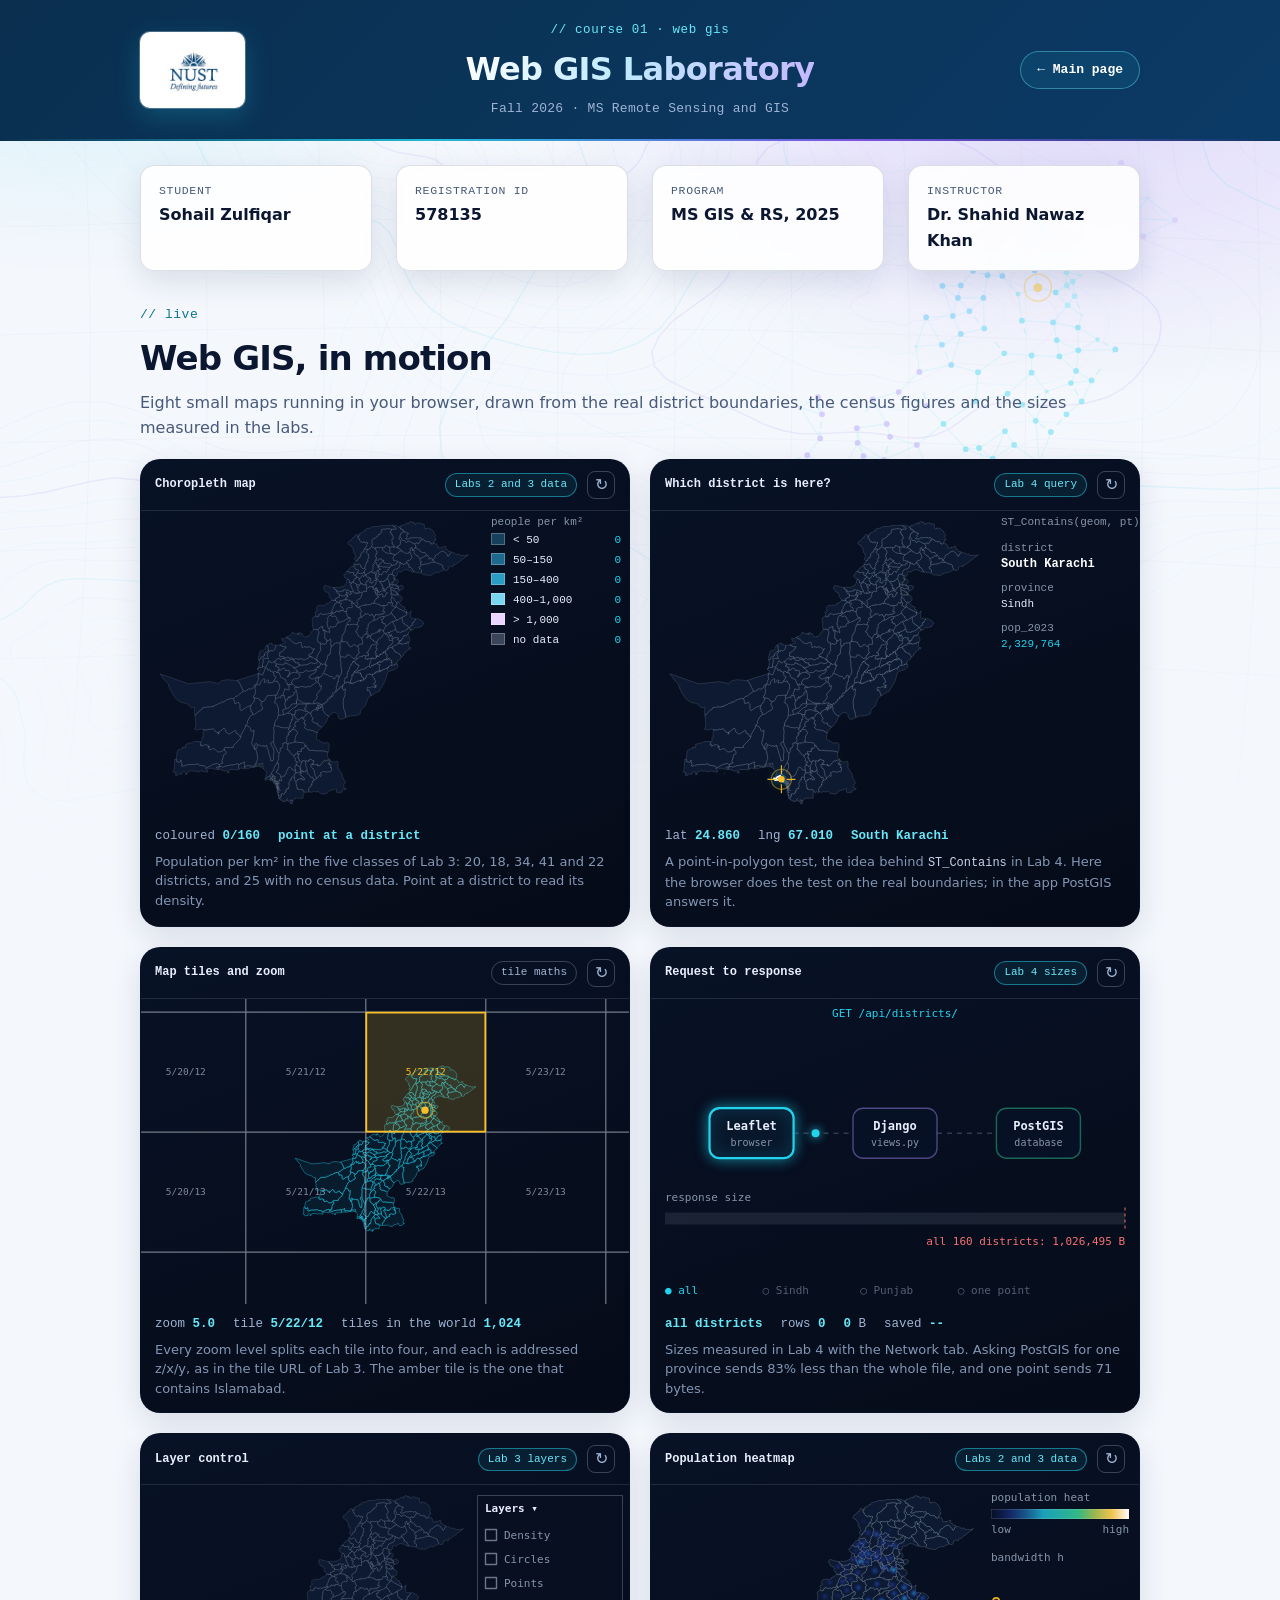
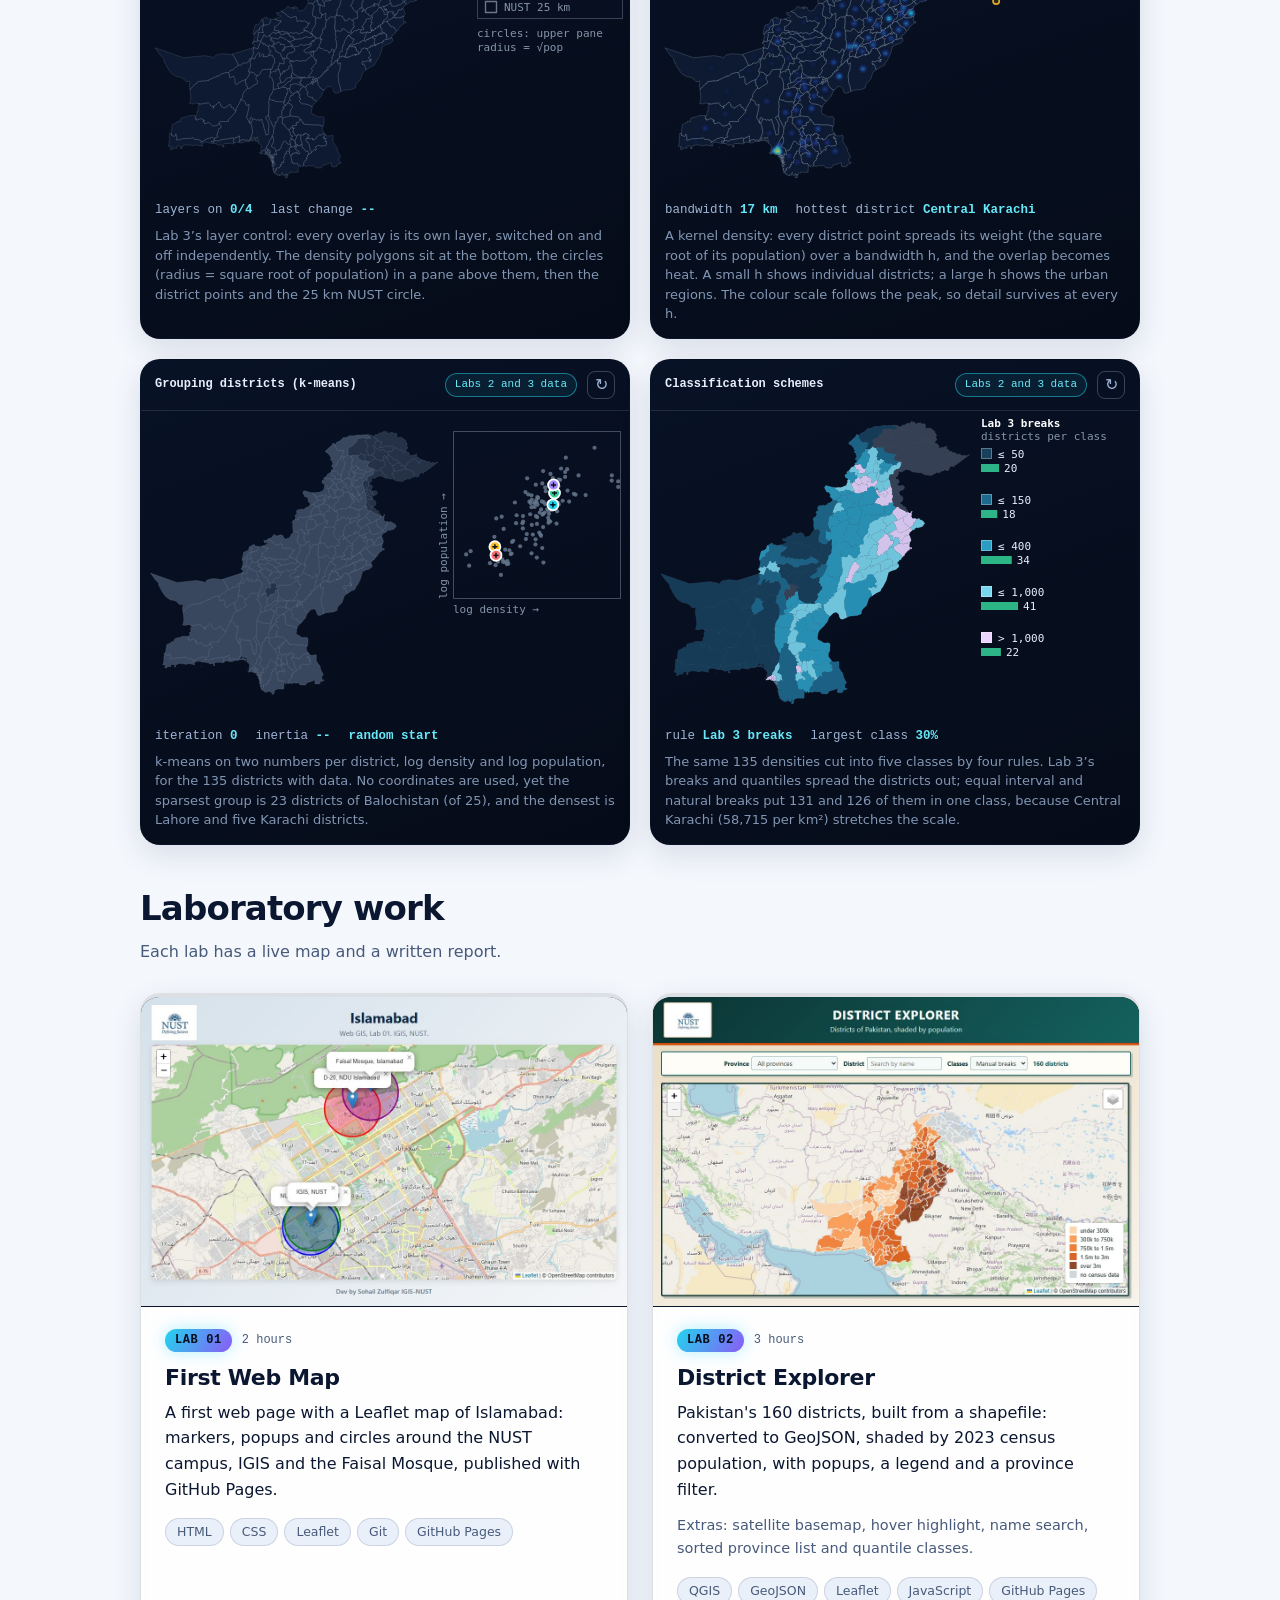
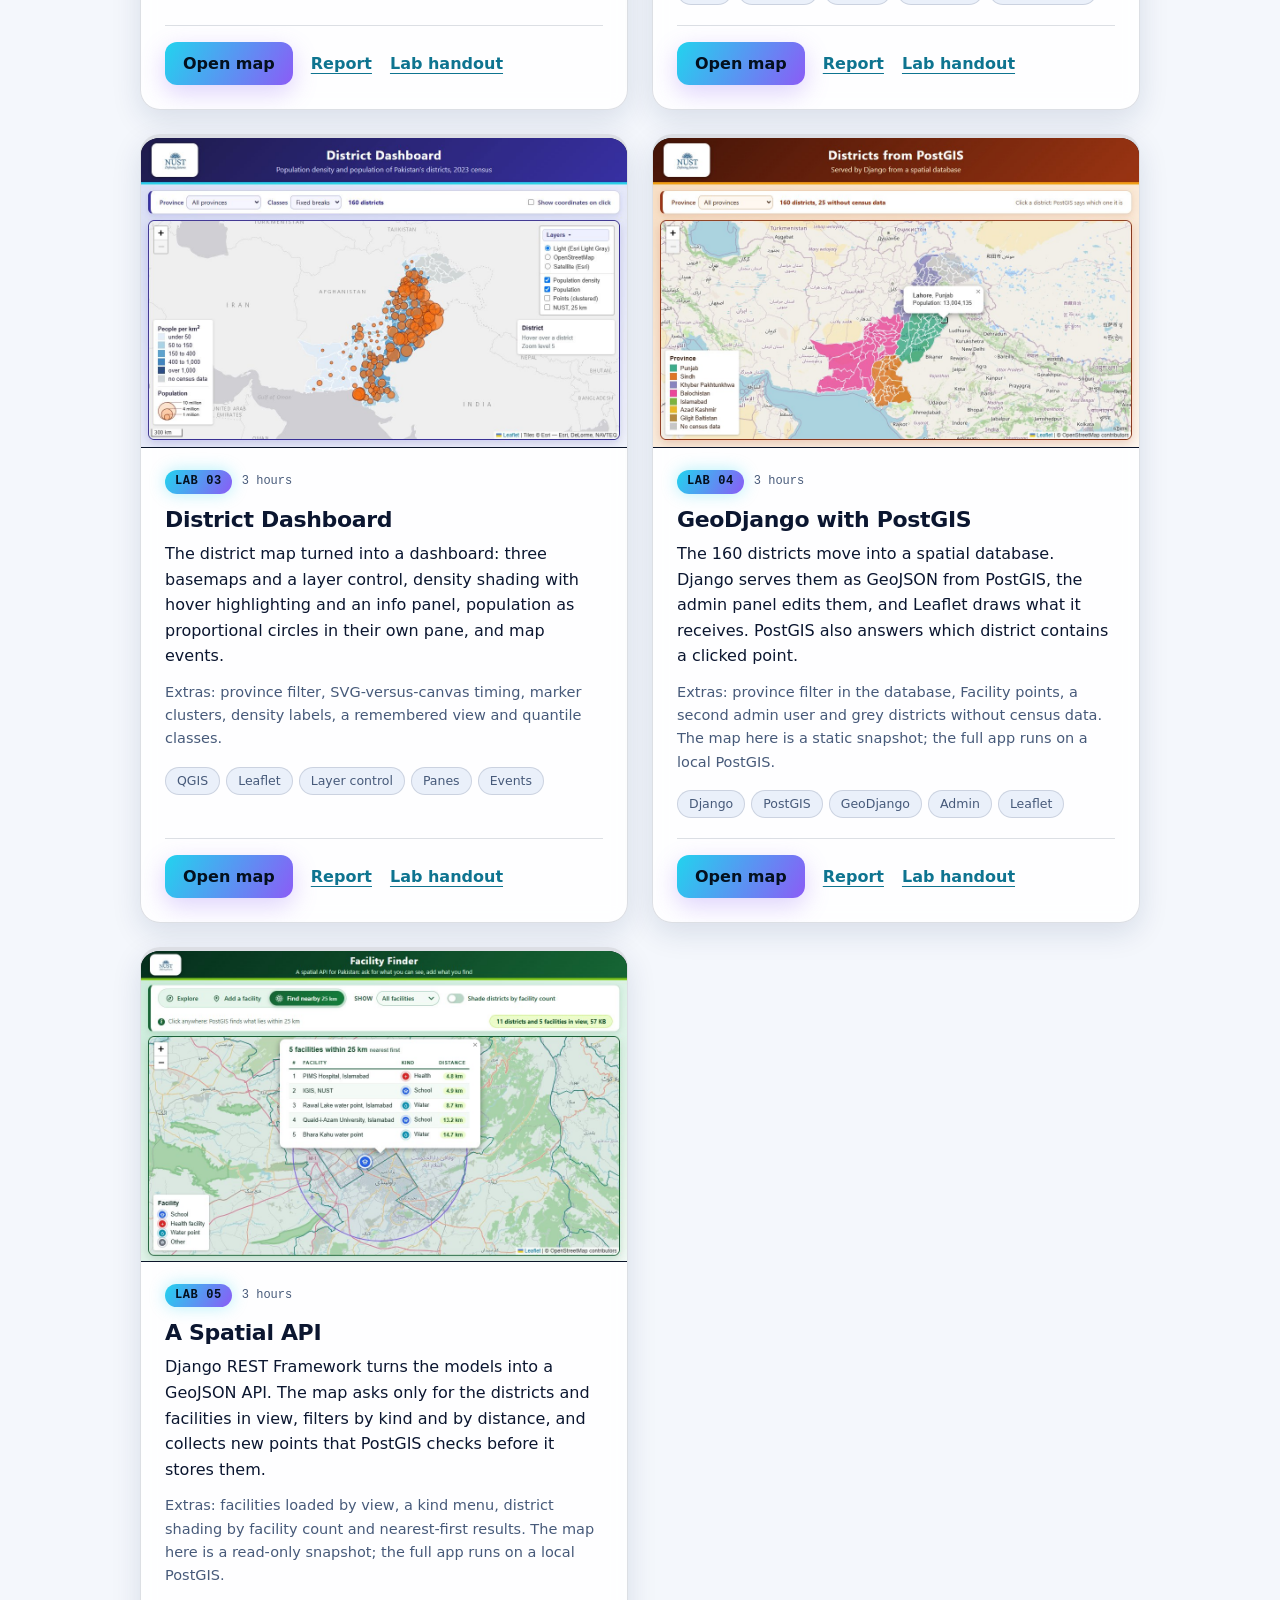
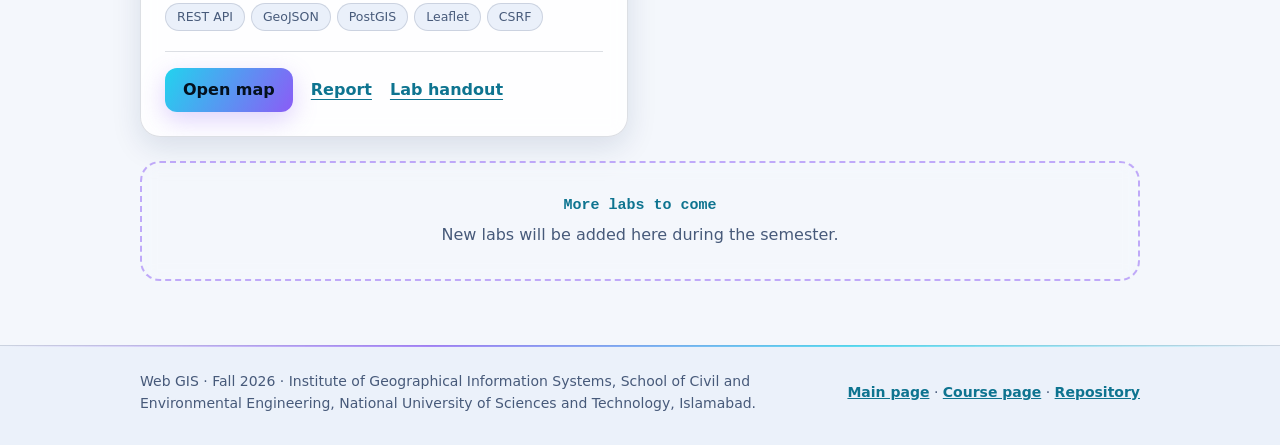
<file: index.html>
<!DOCTYPE html>
<html lang="en">
<head>
   <meta charset="utf-8">
   <meta name="viewport" content="width=device-width, initial-scale=1">
   <title>Sohail Zulfiqar | Web GIS Labs, Fall 2026</title>
   <meta name="description" content="Interactive web maps built for the Web GIS course, MS Remote Sensing and GIS, NUST IGIS: Leaflet, GeoJSON and GitHub Pages.">
   <meta property="og:title" content="Web GIS Labs, Fall 2026 | Sohail Zulfiqar">
   <meta property="og:description" content="Interactive web maps built from scratch: a first Leaflet map and a district map of Pakistan made from a shapefile.">
   <meta property="og:image" content="https://sohailzulfiqarrao.github.io/webgis-ms25igis-578135/assets/lab-2-map.jpg">
   <link rel="stylesheet" href="assets/site.css">
   <link rel="stylesheet" href="assets/neural.css?v=20261030">
   <link rel="icon" type="image/svg+xml" href="assets/favicon.svg">
</head>
<body class="neural">

<header class="masthead">
   <div class="wrap">
      <img class="logo" src="assets/nust-logo.jpg" alt="NUST logo: Defining futures">
      <div class="titles">
         <h1>Web GIS Laboratory</h1>
         <p class="sub">Fall 2026 &middot; MS Remote Sensing and GIS</p>
      </div>
      <a class="home-link" href="https://sohailzulfiqarrao.github.io/">&larr; Main page</a>
   </div>
</header>

<main>
   <section class="wrap profile" aria-label="Student">
      <dl>
         <div class="item"><dt>Student</dt><dd>Sohail Zulfiqar</dd></div>
         <div class="item"><dt>Registration ID</dt><dd>578135</dd></div>
         <div class="item"><dt>Program</dt><dd>MS GIS &amp; RS, 2025</dd></div>
         <div class="item"><dt>Instructor</dt><dd>Dr. Shahid Nawaz Khan</dd></div>
      </dl>
   </section>

   <section class="wrap viz-lab" aria-labelledby="viz-title">
      <div class="viz-head">
         <p class="viz-kicker">// live</p>
         <h2 id="viz-title">Web GIS, in motion</h2>
         <p class="section-note">Eight small maps running in your browser, drawn from the real district boundaries, the census figures and the sizes measured in the labs.</p>
      </div>
      <div class="viz-grid">

         <figure class="viz-card" data-viz="choropleth">
            <figcaption class="viz-top">
               <span class="viz-name">Choropleth map</span>
               <span class="viz-tag viz-real">Labs 2 and 3 data</span>
               <button class="viz-replay" type="button" aria-label="Replay the choropleth animation">&#8635;</button>
            </figcaption>
            <canvas role="img" aria-label="Animation: the 160 districts of Pakistan fill with colour from west to east according to their population density, in five classes"></canvas>
            <p class="viz-stats">
               <span>coloured <b data-s="shown">0/160</b></span>
               <span><b data-s="hover">point at a district</b></span>
            </p>
            <p class="viz-note">Population per km&sup2; in the five classes of Lab 3: 20, 18, 34, 41 and 22 districts, and 25 with no census data. Point at a district to read its density.</p>
         </figure>

         <figure class="viz-card" data-viz="probe">
            <figcaption class="viz-top">
               <span class="viz-name">Which district is here?</span>
               <span class="viz-tag viz-real">Lab 4 query</span>
               <button class="viz-replay" type="button" aria-label="Replay the point query animation">&#8635;</button>
            </figcaption>
            <canvas role="img" aria-label="Animation: a point travels across Pakistan and the district that contains it is highlighted, with its name, province and population"></canvas>
            <p class="viz-stats">
               <span>lat <b data-s="lat">--</b></span>
               <span>lng <b data-s="lng">--</b></span>
               <span><b data-s="district">--</b></span>
            </p>
            <p class="viz-note">A point-in-polygon test, the idea behind <code>ST_Contains</code> in Lab 4. Here the browser does the test on the real boundaries; in the app PostGIS answers it.</p>
         </figure>

         <figure class="viz-card" data-viz="tiles">
            <figcaption class="viz-top">
               <span class="viz-name">Map tiles and zoom</span>
               <span class="viz-tag">tile maths</span>
               <button class="viz-replay" type="button" aria-label="Replay the zoom animation">&#8635;</button>
            </figcaption>
            <canvas role="img" aria-label="Animation: the map zooms in on Islamabad while the tile grid splits each tile in four at every zoom level and the tile containing Islamabad is labelled z/x/y"></canvas>
            <p class="viz-stats">
               <span>zoom <b data-s="zoom">5.0</b></span>
               <span>tile <b data-s="tile">--</b></span>
               <span>tiles in the world <b data-s="world">--</b></span>
            </p>
            <p class="viz-note">Every zoom level splits each tile into four, and each is addressed z/x/y, as in the tile URL of Lab 3. The amber tile is the one that contains Islamabad.</p>
         </figure>

         <figure class="viz-card" data-viz="requests">
            <figcaption class="viz-top">
               <span class="viz-name">Request to response</span>
               <span class="viz-tag viz-real">Lab 4 sizes</span>
               <button class="viz-replay" type="button" aria-label="Replay the request animation">&#8635;</button>
            </figcaption>
            <canvas role="img" aria-label="Animation: a request travels from the browser to Django to PostGIS and the response comes back, with a size bar that is far smaller when the database filters first"></canvas>
            <p class="viz-stats">
               <span><b data-s="path">--</b></span>
               <span>rows <b data-s="rows">0</b></span>
               <span><b data-s="bytes">0</b> B</span>
               <span>saved <b data-s="saved">--</b></span>
            </p>
            <p class="viz-note">Sizes measured in Lab 4 with the Network tab. Asking PostGIS for one province sends 83% less than the whole file, and one point sends 71 bytes.</p>
         </figure>

         <figure class="viz-card" data-viz="layers">
            <figcaption class="viz-top">
               <span class="viz-name">Layer control</span>
               <span class="viz-tag viz-real">Lab 3 layers</span>
               <button class="viz-replay" type="button" aria-label="Replay the layer control animation">&#8635;</button>
            </figcaption>
            <canvas role="img" aria-label="Animation: the density map, the proportional circles, the district points and a 25 kilometre circle around NUST are switched on one at a time in a layer control, then off again one at a time"></canvas>
            <p class="viz-stats">
               <span>layers on <b data-s="on">0/4</b></span>
               <span>last change <b data-s="last">--</b></span>
            </p>
            <p class="viz-note">Lab 3&rsquo;s layer control: every overlay is its own layer, switched on and off independently. The density polygons sit at the bottom, the circles (radius = square root of population) in a pane above them, then the district points and the 25 km NUST circle.</p>
         </figure>

         <figure class="viz-card" data-viz="heat">
            <figcaption class="viz-top">
               <span class="viz-name">Population heatmap</span>
               <span class="viz-tag viz-real">Labs 2 and 3 data</span>
               <button class="viz-replay" type="button" aria-label="Replay the population heatmap animation">&#8635;</button>
            </figcaption>
            <canvas role="img" aria-label="Animation: the population of the 135 districts with census data is smoothed into a heat surface whose bandwidth grows from a few kilometres to over a hundred and then shrinks again"></canvas>
            <p class="viz-stats">
               <span>bandwidth <b data-s="h">--</b></span>
               <span>hottest district <b data-s="hot">--</b></span>
            </p>
            <p class="viz-note">A kernel density: every district point spreads its weight (the square root of its population) over a bandwidth h, and the overlap becomes heat. A small h shows individual districts; a large h shows the urban regions. The colour scale follows the peak, so detail survives at every h.</p>
         </figure>

         <figure class="viz-card" data-viz="groups">
            <figcaption class="viz-top">
               <span class="viz-name">Grouping districts (k-means)</span>
               <span class="viz-tag viz-real">Labs 2 and 3 data</span>
               <button class="viz-replay" type="button" aria-label="Replay the grouping districts (k-means) animation">&#8635;</button>
            </figcaption>
            <canvas role="img" aria-label="Animation: the districts are grouped into five clusters by their density and population, the colours settling on the map while the cluster centres move in a scatter plot"></canvas>
            <p class="viz-stats">
               <span>iteration <b data-s="iter">0</b></span>
               <span>inertia <b data-s="inertia">--</b></span>
               <span><b data-s="state">random start</b></span>
            </p>
            <p class="viz-note">k-means on two numbers per district, log density and log population, for the 135 districts with data. No coordinates are used, yet the sparsest group is 23 districts of Balochistan (of 25), and the densest is Lahore and five Karachi districts.</p>
         </figure>

         <figure class="viz-card" data-viz="schemes">
            <figcaption class="viz-top">
               <span class="viz-name">Classification schemes</span>
               <span class="viz-tag viz-real">Labs 2 and 3 data</span>
               <button class="viz-replay" type="button" aria-label="Replay the classification schemes animation">&#8635;</button>
            </figcaption>
            <canvas role="img" aria-label="Animation: the same population densities are cut into five classes by four different rules, and the map colours and the bars of districts per class change with each rule"></canvas>
            <p class="viz-stats">
               <span>rule <b data-s="scheme">--</b></span>
               <span>largest class <b data-s="big">--</b></span>
            </p>
            <p class="viz-note">The same 135 densities cut into five classes by four rules. Lab 3&rsquo;s breaks and quantiles spread the districts out; equal interval and natural breaks put 131 and 126 of them in one class, because Central Karachi (58,715 per km&sup2;) stretches the scale.</p>
         </figure>

      </div>
   </section>

   <div class="wrap section-head">
      <h2 id="labs-title">Laboratory work</h2>
      <p class="section-note">Each lab has a live map and a written report.</p>
   </div>

   <section class="wrap cards" aria-labelledby="labs-title">

      <article class="card lab1">
         <a class="thumb" target="_blank" rel="noopener" href="lab-1-First-Web-Map/" tabindex="-1" aria-hidden="true">
            <img src="assets/lab-1-map.jpg" width="1100" height="700" loading="lazy" alt="">
         </a>
         <div class="body">
            <p class="meta"><span class="badge">Lab 01</span> 2 hours</p>
            <h3>First Web Map</h3>
            <p>
               A first web page with a Leaflet map of Islamabad: markers, popups and circles around the NUST
               campus, IGIS and the Faisal Mosque, published with GitHub Pages.
            </p>
            <ul class="tags" aria-label="Topics">
               <li>HTML</li><li>CSS</li><li>Leaflet</li><li>Git</li><li>GitHub Pages</li>
            </ul>
            <div class="actions">
               <a target="_blank" rel="noopener" class="button" href="lab-1-First-Web-Map/">Open map</a>
               <a target="_blank" rel="noopener" href="https://github.com/sohailzulfiqarrao/webgis-ms25igis-578135/blob/main/lab-1-First-Web-Map/reports/lab01-report.md">Report</a>
               <a target="_blank" rel="noopener" href="https://shahidnawazkhan.github.io/Fall2026WebGIS/Lab1/">Lab handout</a>
            </div>
         </div>
      </article>

      <article class="card lab2">
         <a class="thumb" target="_blank" rel="noopener" href="lab-2-district-explorer/" tabindex="-1" aria-hidden="true">
            <img src="assets/lab-2-map.jpg" width="1100" height="700" loading="lazy" alt="">
         </a>
         <div class="body">
            <p class="meta"><span class="badge">Lab 02</span> 3 hours</p>
            <h3>District Explorer</h3>
            <p>
               Pakistan's 160 districts, built from a shapefile: converted to GeoJSON, shaded by 2023 census
               population, with popups, a legend and a province filter.
            </p>
            <p class="extras">
               Extras: satellite basemap, hover highlight, name search, sorted province list and quantile classes.
            </p>
            <ul class="tags" aria-label="Topics">
               <li>QGIS</li><li>GeoJSON</li><li>Leaflet</li><li>JavaScript</li><li>GitHub Pages</li>
            </ul>
            <div class="actions">
               <a target="_blank" rel="noopener" class="button" href="lab-2-district-explorer/">Open map</a>
               <a target="_blank" rel="noopener" href="https://github.com/sohailzulfiqarrao/webgis-ms25igis-578135/blob/main/lab-2-district-explorer/report.md">Report</a>
               <a target="_blank" rel="noopener" href="https://shahidnawazkhan.github.io/Fall2026WebGIS/Lab2/">Lab handout</a>
            </div>
         </div>
      </article>

      <article class="card lab3">
         <a class="thumb" target="_blank" rel="noopener" href="lab-3-district-dashboard/" tabindex="-1" aria-hidden="true">
            <img src="assets/lab-3-map.jpg" width="1100" height="700" loading="lazy" alt="">
         </a>
         <div class="body">
            <p class="meta"><span class="badge">Lab 03</span> 3 hours</p>
            <h3>District Dashboard</h3>
            <p>
               The district map turned into a dashboard: three basemaps and a layer control, density shading with
               hover highlighting and an info panel, population as proportional circles in their own pane, and
               map events.
            </p>
            <p class="extras">
               Extras: province filter, SVG-versus-canvas timing, marker clusters, density labels, a remembered
               view and quantile classes.
            </p>
            <ul class="tags" aria-label="Topics">
               <li>QGIS</li><li>Leaflet</li><li>Layer control</li><li>Panes</li><li>Events</li>
            </ul>
            <div class="actions">
               <a target="_blank" rel="noopener" class="button" href="lab-3-district-dashboard/">Open map</a>
               <a target="_blank" rel="noopener" href="https://github.com/sohailzulfiqarrao/webgis-ms25igis-578135/blob/main/lab-3-district-dashboard/report.md">Report</a>
               <a target="_blank" rel="noopener" href="https://shahidnawazkhan.github.io/Fall2026WebGIS/Lab3/">Lab handout</a>
            </div>
         </div>
      </article>

      <article class="card lab4">
         <a class="thumb" target="_blank" rel="noopener" href="lab-4-GeoDjango_Getting_Started/web/" tabindex="-1" aria-hidden="true">
            <img src="assets/lab-4-map.jpg" width="1100" height="700" loading="lazy" alt="">
         </a>
         <div class="body">
            <p class="meta"><span class="badge">Lab 04</span> 3 hours</p>
            <h3>GeoDjango with PostGIS</h3>
            <p>
               The 160 districts move into a spatial database. Django serves them as GeoJSON from PostGIS, the
               admin panel edits them, and Leaflet draws what it receives. PostGIS also answers which district
               contains a clicked point.
            </p>
            <p class="extras">
               Extras: province filter in the database, Facility points, a second admin user and grey districts
               without census data. The map here is a static snapshot; the full app runs on a local PostGIS.
            </p>
            <ul class="tags" aria-label="Topics">
               <li>Django</li><li>PostGIS</li><li>GeoDjango</li><li>Admin</li><li>Leaflet</li>
            </ul>
            <div class="actions">
               <a target="_blank" rel="noopener" class="button" href="lab-4-GeoDjango_Getting_Started/web/">Open map</a>
               <a target="_blank" rel="noopener" href="https://github.com/sohailzulfiqarrao/webgis-ms25igis-578135/blob/main/lab-4-GeoDjango_Getting_Started/report.md">Report</a>
               <a target="_blank" rel="noopener" href="https://shahidnawazkhan.github.io/Fall2026WebGIS/Lab4/">Lab handout</a>
            </div>
         </div>
      </article>

      <article class="card lab5">
         <a class="thumb" target="_blank" rel="noopener" href="lab-5-Spatial_API/web/" tabindex="-1" aria-hidden="true">
            <img src="assets/lab-5-map.jpg" width="1100" height="700" loading="lazy" alt="">
         </a>
         <div class="body">
            <p class="meta"><span class="badge">Lab 05</span> 3 hours</p>
            <h3>A Spatial API</h3>
            <p>
               Django REST Framework turns the models into a GeoJSON API. The map asks only for the districts and
               facilities in view, filters by kind and by distance, and collects new points that PostGIS checks
               before it stores them.
            </p>
            <p class="extras">
               Extras: facilities loaded by view, a kind menu, district shading by facility count and nearest-first
               results. The map here is a read-only snapshot; the full app runs on a local PostGIS.
            </p>
            <ul class="tags" aria-label="Topics">
               <li>REST API</li><li>GeoJSON</li><li>PostGIS</li><li>Leaflet</li><li>CSRF</li>
            </ul>
            <div class="actions">
               <a target="_blank" rel="noopener" class="button" href="lab-5-Spatial_API/web/">Open map</a>
               <a target="_blank" rel="noopener" href="https://github.com/sohailzulfiqarrao/webgis-ms25igis-578135/blob/main/lab-5-Spatial_API/report.md">Report</a>
               <a target="_blank" rel="noopener" href="https://shahidnawazkhan.github.io/Fall2026WebGIS/Lab5/">Lab handout</a>
            </div>
         </div>
      </article>

      <article class="card upcoming" aria-label="Upcoming lab">
         <div>
            <strong>More labs to come</strong>
            New labs will be added here during the semester.
         </div>
      </article>

   </section>
</main>

<footer>
   <div class="wrap">
      <p>Web GIS &middot; Fall 2026 &middot; Institute of Geographical Information Systems, School of Civil and
         Environmental Engineering, National University of Sciences and Technology, Islamabad.</p>
      <p style="flex: 0 1 auto"><a href="https://sohailzulfiqarrao.github.io/">Main page</a> &middot;
         <a href="https://shahidnawazkhan.github.io/Fall2026WebGIS/">Course page</a> &middot;
         <a href="https://github.com/sohailzulfiqarrao/webgis-ms25igis-578135">Repository</a></p>
   </div>
</footer>

<script src="assets/geo-viz2.js?v=20261030" defer></script>
<script src="assets/geo-viz.js?v=20261030" defer></script>

</body>
</html>
</file>
<file: assets/site.css>
:root {
   --bg: #eef2f6;
   --surface: #ffffff;
   --ink: #14283c;
   --muted: #5b6b7b;
   --line: #d9e1e8;
   --navy: #0a2f4f;
   --blue: #00497a;
   --gold: #e3a72f;
   --link: #00497a;
   --chip: #e8eff5;
   --btn-bg: #0a2f4f;
   --btn-ink: #ffffff;
   --shadow: 0 1px 2px rgba(10, 47, 79, .06), 0 8px 24px rgba(10, 47, 79, .08);
   --shadow-hover: 0 2px 4px rgba(10, 47, 79, .08), 0 14px 32px rgba(10, 47, 79, .16);
}

@media (prefers-color-scheme: dark) {
   :root {
      --bg: #0b1620;
      --surface: #12242f;
      --ink: #e8eef3;
      --muted: #9fb1c0;
      --line: #22394a;
      --link: #86c5ef;
      --chip: #1b3243;
      --btn-bg: #e3a72f;
      --btn-ink: #0a2f4f;
      --shadow: 0 1px 2px rgba(0, 0, 0, .3), 0 8px 24px rgba(0, 0, 0, .3);
      --shadow-hover: 0 2px 4px rgba(0, 0, 0, .4), 0 14px 32px rgba(0, 0, 0, .5);
   }
}

* { box-sizing: border-box; }

body {
   margin: 0;
   font-family: system-ui, -apple-system, "Segoe UI", Roboto, sans-serif;
   line-height: 1.6;
   color: var(--ink);
   background: var(--bg);
}

a { color: var(--link); }
a:focus-visible, .button:focus-visible {
   outline: 3px solid var(--gold);
   outline-offset: 3px;
   border-radius: 4px;
}

.wrap { max-width: 1040px; margin: 0 auto; padding: 0 20px; }

/* ------------------------------------------------------------ masthead */
.masthead {
   color: #fff;
   background: linear-gradient(135deg, #0a2f4f 0%, #00497a 100%);
   border-bottom: 4px solid var(--gold);
}
.masthead .wrap {
   display: grid;
   grid-template-columns: 1fr auto 1fr;
   align-items: center;
   gap: 12px;
   padding-top: 20px;
   padding-bottom: 20px;
}
.logo {
   height: 64px;
   padding: 6px 12px;
   box-sizing: content-box;
   border-radius: 10px;
   background: #fff;
   box-shadow: 0 2px 8px rgba(0, 0, 0, .3);
}
.home-link {
   justify-self: end;
   padding: 8px 16px;
   border: 1px solid rgba(255, 255, 255, .35);
   border-radius: 999px;
   color: #fff;
   text-decoration: none;
   font-size: 14px;
   font-weight: 600;
   background: rgba(255, 255, 255, .08);
   transition: background .2s, border-color .2s;
}
.home-link:hover { background: rgba(255, 255, 255, .18); border-color: rgba(255, 255, 255, .7); }
.home-link:focus-visible { outline: 2px solid var(--gold); outline-offset: 2px; }
.titles { text-align: center; }
h1 { margin: 0; font-size: clamp(24px, 4vw, 32px); font-weight: 700; letter-spacing: .01em; }
.sub { margin: 4px 0 0; color: #cfe1ef; }

/* ------------------------------------------------------------ profile */
.profile {
   display: grid;
   grid-template-columns: repeat(4, 1fr);
   gap: 16px 24px;
   margin: 24px auto 0;
}
.profile dl {
   display: contents;
}
.profile .item {
   padding: 16px 18px;
   background: var(--surface);
   border: 1px solid var(--line);
   border-radius: 10px;
   box-shadow: var(--shadow);
}
.profile dt {
   margin: 0 0 2px;
   font-size: 12px;
   letter-spacing: .08em;
   text-transform: uppercase;
   color: var(--muted);
}
.profile dd { margin: 0; font-weight: 600; }

/* ------------------------------------------------------------ cards */
.section-head { padding-top: 36px; padding-bottom: 4px; }
h2 { margin: 0 0 4px; font-size: 24px; }
.section-note { margin: 0 0 24px; color: var(--muted); }

.cards {
   display: grid;
   grid-template-columns: repeat(auto-fit, minmax(min(100%, 440px), 1fr));
   gap: 24px;
   padding-bottom: 8px;
}
.card {
   display: flex;
   flex-direction: column;
   overflow: hidden;
   background: var(--surface);
   border: 1px solid var(--line);
   border-radius: 12px;
   box-shadow: var(--shadow);
   transition: transform .15s ease, box-shadow .15s ease;
}
.card:hover { transform: translateY(-3px); box-shadow: var(--shadow-hover); }

/* each lab card takes the accent colour of its own page */
.card.lab1 { --accent: #00497a; }
.card.lab2 { --accent: #14615e; }
.card.lab3 { --accent: #3730a3; }
.card.lab4 { --accent: #9a3412; }
.card.lab5 { --accent: #166534; }
.card.lab1, .card.lab2, .card.lab3, .card.lab4, .card.lab5 { border-top: 4px solid var(--accent); }

.thumb { display: block; border-bottom: 1px solid var(--line); background: var(--chip); }
.thumb img { display: block; width: 100%; height: auto; aspect-ratio: 11 / 7; object-fit: cover; }

.card .body { display: flex; flex-direction: column; flex: 1; padding: 22px 24px 24px; }
.meta {
   display: flex;
   align-items: center;
   gap: 10px;
   margin: 0 0 8px;
   font-size: 13px;
   color: var(--muted);
}
.badge {
   padding: 2px 10px;
   border-radius: 999px;
   background: var(--accent, var(--navy));
   color: #fff;
   font-size: 12px;
   font-weight: 700;
   letter-spacing: .06em;
   text-transform: uppercase;
}
h3 { margin: 0 0 8px; font-size: 22px; line-height: 1.25; }
.card p { margin: 0 0 12px; }
.card .extras { font-size: 14.5px; color: var(--muted); }

.tags { display: flex; flex-wrap: wrap; gap: 6px; margin: 4px 0 20px; padding: 0; list-style: none; }
.tags li {
   padding: 3px 11px;
   border-radius: 999px;
   background: var(--chip);
   font-size: 13px;
   font-weight: 600;
}

.actions {
   display: flex;
   flex-wrap: wrap;
   align-items: center;
   gap: 10px 18px;
   margin-top: auto;
   padding-top: 16px;
   border-top: 1px solid var(--line);
}
.button {
   display: inline-block;
   padding: 9px 18px;
   border-radius: 8px;
   background: var(--btn-bg);
   color: var(--btn-ink);
   font-weight: 700;
   text-decoration: none;
}
.button:hover { filter: brightness(1.12); }

.card.upcoming {
   grid-column: 1 / -1;
   align-items: center;
   justify-content: center;
   min-height: 120px;
   padding: 24px;
   background: transparent;
   border: 2px dashed var(--line);
   box-shadow: none;
   color: var(--muted);
   text-align: center;
}
.card.upcoming:hover { transform: none; box-shadow: none; }
.card.upcoming strong { display: block; margin-bottom: 4px; color: var(--ink); font-size: 18px; }

/* ------------------------------------------------------------ footer */
footer {
   margin-top: 56px;
   padding: 24px 0 32px;
   color: #bcd2e4;
   background: #071f35;
   border-top: 4px solid var(--gold);
   font-size: 14px;
}
footer .wrap { display: flex; flex-wrap: wrap; align-items: center; gap: 12px 28px; }
footer p { margin: 0; flex: 1 1 360px; }
footer a { color: #fff; }

/* ------------------------------------------------------------ small screens */
@media (max-width: 860px) {
   .profile { grid-template-columns: repeat(2, 1fr); }
}
@media (max-width: 640px) {
   .masthead .wrap { grid-template-columns: 1fr; justify-items: center; }
   .home-link { justify-self: center; }
   .logo { height: 48px; }
   .card .body { padding: 18px 18px 20px; }
}

@media (prefers-color-scheme: dark) {
   .card.lab1 { --accent: #4aa3dd; }
   .card.lab2 { --accent: #3fb3ab; }
   .card.lab3 { --accent: #8b8cf5; }
   .card.lab4 { --accent: #fb923c; }
   .card.lab5 { --accent: #4ade80; }
   .badge { color: #06222b; }
}
</file>
<file: assets/neural.css>
/* Landing-page theme shared with the main page (sohailzulfiqarrao.github.io): dark "neural graph" look by default,
   a light variant when the system asks for one. It is loaded only by the landing page, after site.css, and every rule
   is scoped to body.neural, so no other page of this site is affected. */
body.neural {
   --g1: #22d3ee;
   --g2: #8b5cf6;
   --bg: #050912;
   --surface: rgba(13, 24, 48, .74);
   --ink: #e8eefb;
   --muted: #a3b3cc;
   --line: rgba(148, 163, 184, .2);
   --link: #67e8f9;
   --chip: rgba(24, 40, 76, .75);
   --btn-bg: linear-gradient(120deg, var(--g1), var(--g2));
   --btn-ink: #04101e;
   --shadow: 0 10px 34px rgba(2, 6, 18, .5);
   --shadow-hover: 0 18px 50px rgba(2, 6, 18, .6), 0 0 0 1px rgba(34, 211, 238, .28), 0 12px 40px rgba(139, 92, 246, .22);
   --mono: "JetBrains Mono", "Cascadia Code", ui-monospace, SFMono-Regular, Menlo, Consolas, monospace;
   color-scheme: dark;
   background: var(--bg);
   -webkit-font-smoothing: antialiased;
}

@media (prefers-color-scheme: light) {
   body.neural {
      --bg: #f4f7fc;
      --surface: rgba(255, 255, 255, .88);
      --ink: #0b1630;
      --muted: #475a7a;
      --line: rgba(15, 30, 66, .14);
      --link: #0e7490;
      --chip: #eaf0fa;
      --btn-ink: #04101e;
      --shadow: 0 10px 30px rgba(20, 40, 90, .12);
      --shadow-hover: 0 16px 40px rgba(20, 40, 90, .2), 0 0 0 1px rgba(8, 145, 178, .3);
      color-scheme: light;
   }
}

/* the glow and the faint grid behind everything */
body.neural::before {
   content: "";
   position: fixed;
   inset: 0;
   z-index: -1;
   pointer-events: none;
   background:
      radial-gradient(900px 520px at 85% 8%, rgba(139, 92, 246, .22), transparent 62%),
      radial-gradient(700px 440px at 6% 0%, rgba(34, 211, 238, .16), transparent 62%),
      linear-gradient(var(--line) 1px, transparent 1px) 0 0 / 56px 56px,
      linear-gradient(90deg, var(--line) 1px, transparent 1px) 0 0 / 56px 56px;
   -webkit-mask-image: linear-gradient(180deg, #000 0%, #000 55%, transparent 100%);
   mask-image: linear-gradient(180deg, #000 0%, #000 55%, transparent 100%);
   opacity: .75;
}

body.neural a:focus-visible, body.neural .button:focus-visible { outline-color: var(--g1); }

/* ---------- header ---------- */
body.neural .masthead {
   background: linear-gradient(135deg, rgba(10, 47, 79, .72), rgba(7, 12, 28, .6));
   -webkit-backdrop-filter: blur(10px);
   backdrop-filter: blur(10px);
   border-bottom: 1px solid var(--line);
   position: relative;
}
@media (prefers-color-scheme: light) {
   /* a solid navy header keeps the white title readable on the light page */
   body.neural .masthead { background: linear-gradient(135deg, #0a2f4f, #0b3a66); }
}
body.neural .masthead::after {
   content: "";
   position: absolute;
   left: 0;
   right: 0;
   bottom: -1px;
   height: 2px;
   background: linear-gradient(90deg, transparent, var(--g1), var(--g2), transparent);
   opacity: .85;
}
body.neural .logo { box-shadow: 0 0 0 1px rgba(255, 255, 255, .25), 0 8px 26px rgba(34, 211, 238, .22); }
body.neural .titles::before {
   content: "// course 01";
   display: block;
   margin-bottom: 4px;
   font-family: var(--mono);
   font-size: 12.5px;
   letter-spacing: .05em;
   color: #67e8f9;
}
body.neural h1 {
   letter-spacing: -.02em;
   background: linear-gradient(120deg, #ffffff 0%, #bfeaff 45%, #c4b5fd 100%);
   -webkit-background-clip: text;
   background-clip: text;
   color: transparent;
}
body.neural .sub { font-family: var(--mono); font-size: 13px; letter-spacing: .02em; color: #9fb4d4; }
body.neural .home-link { color: #fff; font-family: var(--mono); font-size: 13px; border-color: rgba(103, 232, 249, .4); background: rgba(34, 211, 238, .08); }
body.neural .home-link:hover { background: rgba(34, 211, 238, .2); border-color: rgba(103, 232, 249, .8); }

/* ---------- profile strip ---------- */
body.neural .profile .item {
   background: var(--surface);
   border-color: var(--line);
   border-radius: 14px;
   -webkit-backdrop-filter: blur(8px);
   backdrop-filter: blur(8px);
}
body.neural .profile dt { font-family: var(--mono); font-size: 11.5px; letter-spacing: .06em; color: var(--muted); }

/* ---------- section heading ---------- */
body.neural .section-head h2 { font-size: clamp(26px, 3.4vw, 34px); letter-spacing: -.025em; }

/* ---------- cards ---------- */
body.neural .card {
   border-radius: 20px;
   border-color: var(--line);
   -webkit-backdrop-filter: blur(8px);
   backdrop-filter: blur(8px);
   transition: transform .3s, border-color .3s, box-shadow .3s;
}
body.neural .card:hover { transform: translateY(-5px); border-color: rgba(34, 211, 238, .45); }
body.neural .thumb { background: #0a1426; overflow: hidden; }
body.neural .thumb.plot { background: #0a1426; }
body.neural .thumb img { transition: transform .6s cubic-bezier(.2, .7, .2, 1); }
body.neural .card:hover .thumb img { transform: scale(1.04); }
body.neural .meta { font-family: var(--mono); font-size: 12px; }
body.neural .badge { color: #04101e; background: linear-gradient(120deg, var(--g1), var(--g2)); letter-spacing: .05em; }
body.neural h3 { letter-spacing: -.015em; }
body.neural .tags li { border: 1px solid var(--line); background: var(--chip); font-weight: 500; font-size: 12.5px; color: var(--muted); }
body.neural .actions { border-top-color: var(--line); }
body.neural .actions a:not(.button) { font-weight: 650; text-underline-offset: 4px; }
body.neural .button { border-radius: 12px; box-shadow: 0 8px 24px rgba(139, 92, 246, .28); transition: transform .2s, box-shadow .2s, filter .2s; }
body.neural .button:hover { filter: none; transform: translateY(-2px); box-shadow: 0 12px 32px rgba(139, 92, 246, .45); }
body.neural .card.upcoming { border: 2px dashed rgba(139, 92, 246, .5); background: transparent; }
body.neural .card.upcoming strong { font-family: var(--mono); font-size: 15px; color: var(--link); }

/* ---------- footer ---------- */
body.neural footer { background: rgba(5, 9, 18, .78); border-top: 1px solid var(--line); color: var(--muted); position: relative; }
body.neural footer::before { content: ""; position: absolute; left: 0; right: 0; top: -1px; height: 2px; background: linear-gradient(90deg, transparent, var(--g2), var(--g1), transparent); opacity: .7; }
body.neural footer a { color: var(--link); font-weight: 600; }
@media (prefers-color-scheme: light) {
   body.neural footer { background: rgba(234, 240, 250, .9); }
}

@media (prefers-reduced-motion: reduce) {
   body.neural *, body.neural *::before, body.neural *::after { transition-duration: .01ms !important; }
}

/* ================= Web GIS: contour lines, graticule and the 160 district points as a network ================= */
body.neural::before {
   background:
      radial-gradient(900px 520px at 85% 8%, rgba(139, 92, 246, .20), transparent 62%),
      radial-gradient(700px 440px at 6% 0%, rgba(34, 211, 238, .14), transparent 62%);
   opacity: 1;
}
body.neural::after {
   content: "";
   position: fixed;
   inset: 0;
   z-index: -1;
   pointer-events: none;
   /* the moving parts are a small image of their own, on top of the large still one, so the browser caches the still one */
   background: url("motif-fx.svg") right top / cover no-repeat, url("motif.svg") right top / cover no-repeat;
   opacity: .85;
   -webkit-mask-image: linear-gradient(180deg, #000 0%, #000 55%, transparent 100%);
   mask-image: linear-gradient(180deg, #000 0%, #000 55%, transparent 100%);
}
@media (prefers-color-scheme: light) { body.neural::after { opacity: .5; } }
body.neural .titles::before { content: "// course 01 \00b7  web gis"; }
body.neural .badge { box-shadow: 0 0 16px rgba(34, 211, 238, .35); }

body.neural { --vz: #67e8f9; --vz-rgb: 34, 211, 238; }

/* ---- animated visualisations (the section "Machine learning, in motion") ---- */
body.neural .viz-lab { margin-top: 34px; }
body.neural .viz-head { margin-bottom: 18px; }
body.neural .viz-kicker { margin: 0 0 6px; font-family: var(--mono); font-size: 13px; letter-spacing: .04em; color: var(--link); }
body.neural .viz-head h2 { margin: 0 0 4px; font-size: clamp(26px, 3.4vw, 34px); letter-spacing: -.025em; }
body.neural .viz-head .section-note { margin: 0; }
body.neural .viz-grid { display: grid; grid-template-columns: repeat(2, minmax(0, 1fr)); gap: 20px; }
body.neural .viz-card { margin: 0; display: flex; flex-direction: column; overflow: hidden; color: #e8eefb; border: 1px solid var(--line); border-radius: 20px; background: linear-gradient(160deg, #081226, #050b18); box-shadow: var(--shadow); transition: border-color .3s, box-shadow .3s; }
body.neural .viz-card:hover { border-color: rgba(var(--vz-rgb), .5); box-shadow: var(--shadow), 0 0 40px rgba(var(--vz-rgb), .12); }
body.neural .viz-top { display: flex; align-items: center; gap: 10px; padding: 11px 14px; border-bottom: 1px solid rgba(148, 163, 184, .18); font-family: var(--mono); font-size: 12px; }
body.neural .viz-name { flex: 1; font-weight: 600; color: #e8eefb; }
body.neural .viz-tag { padding: 2px 9px; border: 1px solid rgba(148, 163, 184, .35); border-radius: 999px; color: #9fb4d4; font-size: 11px; white-space: nowrap; }
body.neural .viz-real { border-color: rgba(var(--vz-rgb), .5); color: var(--vz); background: rgba(var(--vz-rgb), .08); }
body.neural .viz-replay { width: 28px; height: 28px; padding: 0; border: 1px solid rgba(148, 163, 184, .35); border-radius: 8px; background: transparent; color: #9fb4d4; font-size: 16px; line-height: 1; cursor: pointer; transition: color .2s, border-color .2s, background .2s; }
body.neural .viz-replay:hover { color: #fff; border-color: rgba(103, 232, 249, .7); background: rgba(34, 211, 238, .12); }
body.neural .viz-replay:focus-visible { outline: 2px solid var(--g1); outline-offset: 2px; }
body.neural .viz-card canvas { display: block; width: 100%; aspect-ratio: 16 / 10; }
body.neural .viz-stats { display: flex; flex-wrap: wrap; gap: 4px 18px; margin: 0; padding: 10px 14px 4px; font-family: var(--mono); font-size: 12.5px; color: #9fb4d4; }
body.neural .viz-stats span { white-space: nowrap; }
body.neural .viz-stats b { color: var(--vz); font-weight: 700; font-variant-numeric: tabular-nums; }
body.neural .viz-note { margin: 0; padding: 2px 14px 14px; font-size: 13px; line-height: 1.5; color: #8296b4; }
@media (max-width: 760px) { body.neural .viz-grid { grid-template-columns: 1fr; } }
/* once the visitor has scrolled past the top, the background art stops moving so that the panels run smoothly */
body.neural.bg-still::after { background-image: url("motif.svg"); }
@media (prefers-reduced-motion: reduce) {
   body.neural .viz-replay { display: none; }
   body.neural::after, body.neural.bg-still::after { background-image: url("motif-static.svg"); }
}

body.neural .viz-stats code, body.neural .viz-note code { font-family: var(--mono); font-size: .92em; color: #c4d4ea; }
</file>
